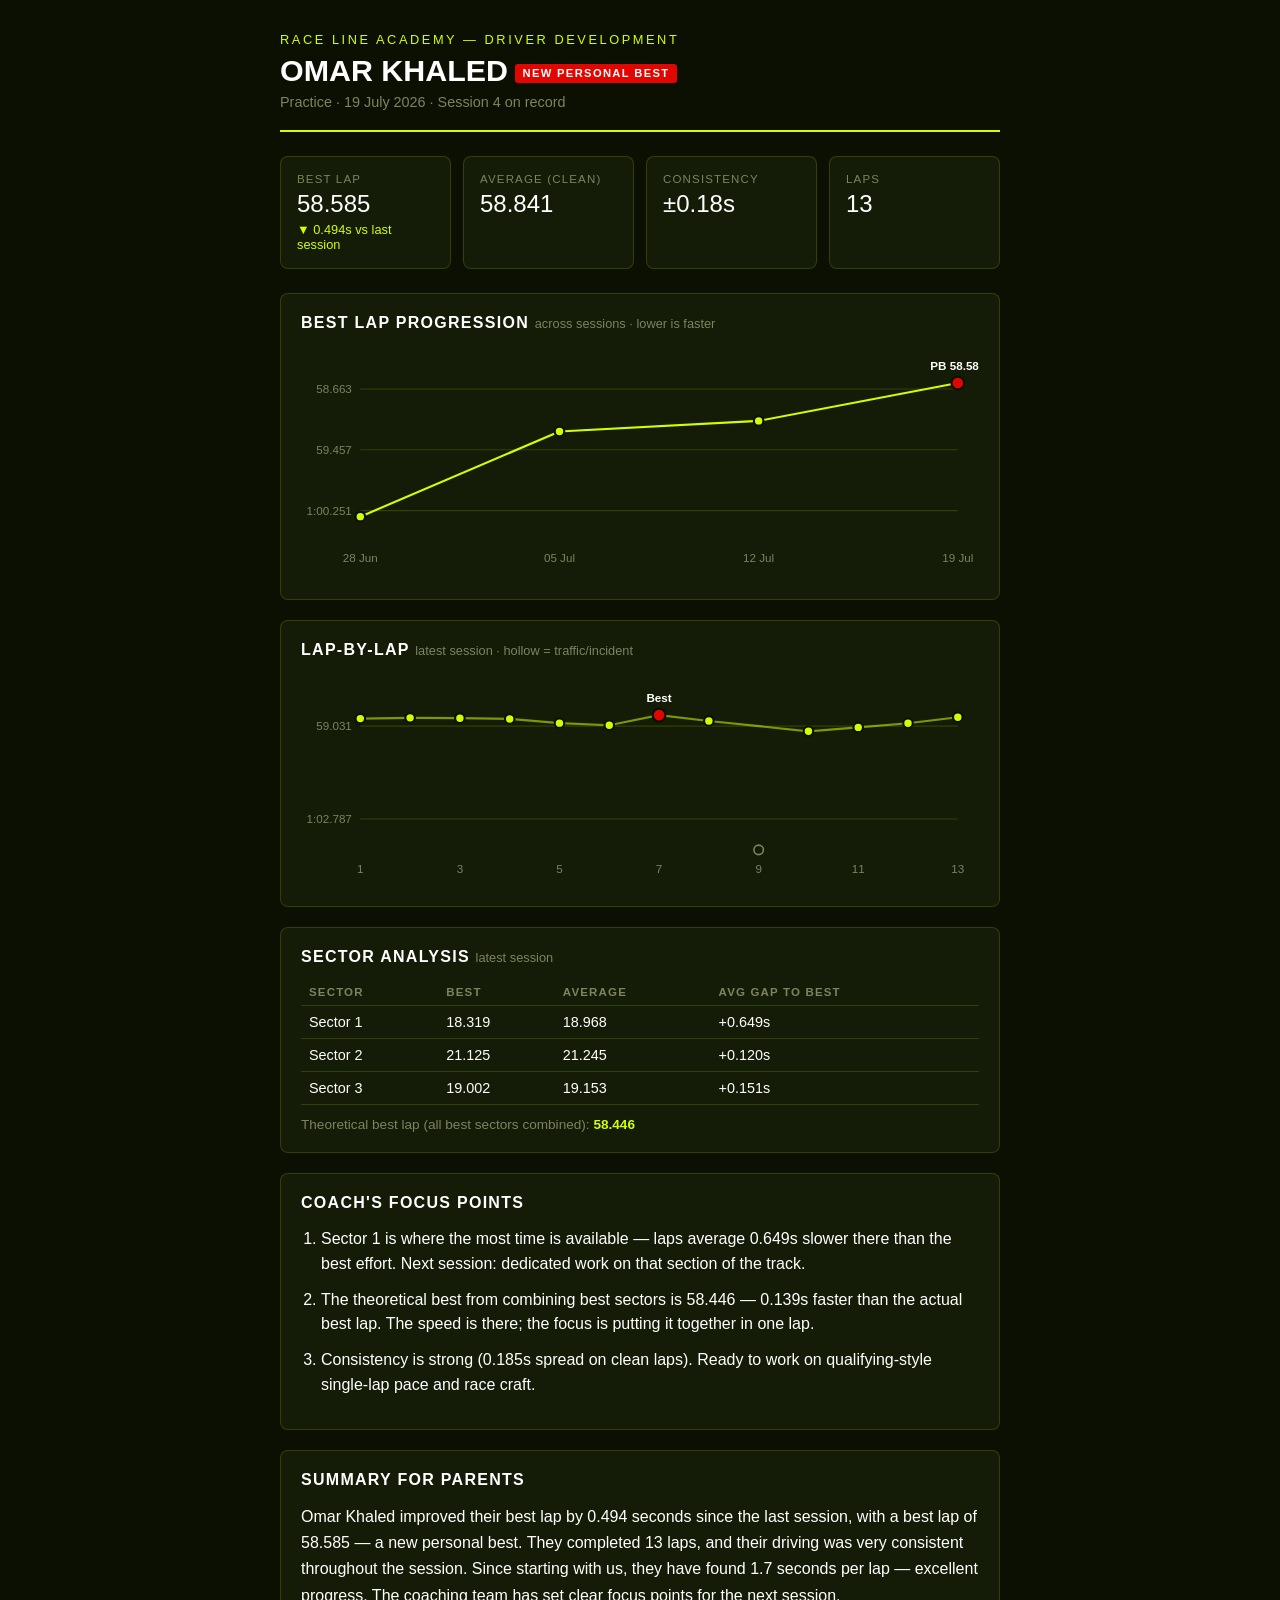
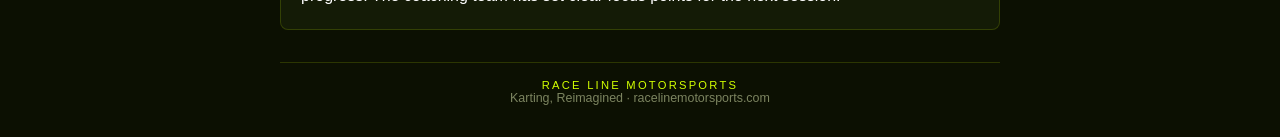
<file: academy-os/driver-reports/reports/Omar_Khaled_2026-07-19.html>
<!DOCTYPE html>
<html lang="en"><head><meta charset="utf-8">
<meta name="viewport" content="width=device-width, initial-scale=1">
<title>Omar Khaled — Driver Progress Report</title>
<style>
  :root { color-scheme: dark; }
  * { margin: 0; padding: 0; box-sizing: border-box; }
  body { background: #0C1002; color: #FFFFFF;
         font-family: "Inter", -apple-system, sans-serif; padding: 2rem 1.25rem; }
  .wrap { max-width: 720px; margin: 0 auto; }
  header { border-bottom: 2px solid #D2FF00; padding-bottom: 1.25rem; margin-bottom: 1.5rem; }
  .brand { font-family: "Archivo Black", "Arial Black", sans-serif; font-size: .8rem;
            letter-spacing: .2em; color: #D2FF00; text-transform: uppercase; }
  h1 { font-family: "Archivo Black", "Arial Black", sans-serif; font-size: 1.9rem;
        margin-top: .4rem; text-transform: uppercase; }
  .meta { color: #7C8460; margin-top: .35rem; font-size: .9rem; }
  .badge { display: inline-block; background: #E10600; color: #FFFFFF; font-weight: 700;
            font-size: .7rem; letter-spacing: .12em; padding: .3em .7em;
            border-radius: 3px; margin-left: .6em; vertical-align: middle; }
  .tiles { display: grid; grid-template-columns: repeat(auto-fit, minmax(140px, 1fr));
            gap: .75rem; margin-bottom: 1.5rem; }
  .tile { background: #141B06; border: 1px solid rgba(210, 255, 0, 0.16); border-radius: 8px;
           padding: 1rem; }
  .tile .label { color: #7C8460; font-size: .72rem; text-transform: uppercase;
                  letter-spacing: .1em; }
  .tile .value { font-family: "Archivo Black", "Arial Black", sans-serif;
                  font-size: 1.5rem; margin-top: .3rem; }
  .delta { font-size: .8rem; display: block; margin-top: .25rem; }
  .delta.good { color: #D2FF00; } .delta.flat { color: #7C8460; }
  .card { background: #141B06; border: 1px solid rgba(210, 255, 0, 0.16); border-radius: 8px;
           padding: 1.25rem; margin-bottom: 1.25rem; }
  h2 { font-size: 1rem; text-transform: uppercase; letter-spacing: .08em;
        margin-bottom: .9rem; }
  h2 .sub { color: #7C8460; font-weight: 400; text-transform: none;
             letter-spacing: 0; font-size: .8rem; }
  svg { width: 100%; height: auto; display: block; }
  .axis { fill: #7C8460; font-size: 11px; font-family: "Inter", sans-serif; }
  .pb-label { fill: #FFFFFF; font-size: 11px; font-weight: 700;
               font-family: "Inter", sans-serif; }
  table { width: 100%; border-collapse: collapse; font-size: .9rem; }
  th { text-align: left; color: #7C8460; font-size: .72rem; text-transform: uppercase;
        letter-spacing: .1em; padding: .4rem .5rem; border-bottom: 1px solid rgba(210, 255, 0, 0.16); }
  td { padding: .5rem; border-bottom: 1px solid rgba(210, 255, 0, 0.16); }
  .note { color: #7C8460; font-size: .85rem; margin-top: .8rem; }
  .note strong { color: #D2FF00; }
  ol { padding-left: 1.25rem; } ol li { margin-bottom: .7rem; line-height: 1.55; }
  .summary p { line-height: 1.65; }
  footer { color: #7C8460; font-size: .78rem; text-align: center;
            margin-top: 2rem; border-top: 1px solid rgba(210, 255, 0, 0.16); padding-top: 1rem; }
  footer .brand { font-size: .7rem; }
</style></head><body><div class="wrap">
<header>
  <div class="brand">Race Line Academy — Driver Development</div>
  <h1>Omar Khaled<span class="badge">NEW PERSONAL BEST</span></h1>
  <div class="meta">Practice · 19 July 2026
    · Session 4 on record</div>
</header>

<div class="tiles">
  <div class="tile"><div class="label">Best lap</div>
    <div class="value">58.585</div><span class="delta good">▼ 0.494s vs last session</span></div>
  <div class="tile"><div class="label">Average (clean)</div>
    <div class="value">58.841</div></div>
  <div class="tile"><div class="label">Consistency</div>
    <div class="value">±0.18s</div></div>
  <div class="tile"><div class="label">Laps</div>
    <div class="value">13</div></div>
</div>

<div class="card">
  <h2>Best lap progression <span class="sub">across sessions · lower is faster</span></h2>
  <svg viewBox="0 0 640 220" role="img" aria-label="Best lap time per session"><line x1="56" y1="40.6" x2="620" y2="40.6" stroke="rgba(210, 255, 0, 0.16)" stroke-width="1"/><text x="48" y="44.6" text-anchor="end" class="axis">58.663</text><line x1="56" y1="98.0" x2="620" y2="98.0" stroke="rgba(210, 255, 0, 0.16)" stroke-width="1"/><text x="48" y="102.0" text-anchor="end" class="axis">59.457</text><line x1="56" y1="155.4" x2="620" y2="155.4" stroke="rgba(210, 255, 0, 0.16)" stroke-width="1"/><text x="48" y="159.4" text-anchor="end" class="axis">1:00.251</text><path d="M 56.0 161.1 L 244.0 80.7 L 432.0 70.7 L 620.0 34.9" fill="none" stroke="#D2FF00" stroke-width="2" stroke-linejoin="round"/><circle cx="56.0" cy="161.1" r="4.5" fill="#D2FF00" stroke="#0C1002" stroke-width="2"><title>28 Jun: 1:00.329</title></circle><text x="56.0" y="204" text-anchor="middle" class="axis">28 Jun</text><circle cx="244.0" cy="80.7" r="4.5" fill="#D2FF00" stroke="#0C1002" stroke-width="2"><title>05 Jul: 59.218</title></circle><text x="244.0" y="204" text-anchor="middle" class="axis">05 Jul</text><circle cx="432.0" cy="70.7" r="4.5" fill="#D2FF00" stroke="#0C1002" stroke-width="2"><title>12 Jul: 59.079</title></circle><text x="432.0" y="204" text-anchor="middle" class="axis">12 Jul</text><circle cx="620.0" cy="34.9" r="6" fill="#E10600" stroke="#0C1002" stroke-width="2"><title>19 Jul: 58.585</title></circle><text x="620.0" y="22.9" text-anchor="middle" class="pb-label">PB 58.585</text><text x="620.0" y="204" text-anchor="middle" class="axis">19 Jul</text></svg>
</div>

<div class="card">
  <h2>Lap-by-lap <span class="sub">latest session · hollow = traffic/incident</span></h2>
  <svg viewBox="0 0 640 200" role="img" aria-label="Lap times, latest session"><line x1="56" y1="49.2" x2="620" y2="49.2" stroke="rgba(210, 255, 0, 0.16)" stroke-width="1"/><text x="48" y="53.2" text-anchor="end" class="axis">59.031</text><line x1="56" y1="136.8" x2="620" y2="136.8" stroke="rgba(210, 255, 0, 0.16)" stroke-width="1"/><text x="48" y="140.8" text-anchor="end" class="axis">1:02.787</text><path d="M 56.0 42.1 L 103.0 41.4 L 150.0 41.7 L 197.0 42.4 L 244.0 46.4 L 291.0 48.4 L 338.0 38.8 L 385.0 44.3 L 479.0 54.1 L 526.0 50.4 L 573.0 46.5 L 620.0 40.8" fill="none" stroke="#D2FF00" stroke-width="2" stroke-opacity="0.55"/><circle cx="56.0" cy="42.1" r="4.5" fill="#D2FF00" stroke="#0C1002" stroke-width="2"><title>Lap 1: 58.727</title></circle><text x="56.0" y="188" text-anchor="middle" class="axis">1</text><circle cx="103.0" cy="41.4" r="4.5" fill="#D2FF00" stroke="#0C1002" stroke-width="2"><title>Lap 2: 58.696</title></circle><circle cx="150.0" cy="41.7" r="4.5" fill="#D2FF00" stroke="#0C1002" stroke-width="2"><title>Lap 3: 58.709</title></circle><text x="150.0" y="188" text-anchor="middle" class="axis">3</text><circle cx="197.0" cy="42.4" r="4.5" fill="#D2FF00" stroke="#0C1002" stroke-width="2"><title>Lap 4: 58.739</title></circle><circle cx="244.0" cy="46.4" r="4.5" fill="#D2FF00" stroke="#0C1002" stroke-width="2"><title>Lap 5: 58.911</title></circle><text x="244.0" y="188" text-anchor="middle" class="axis">5</text><circle cx="291.0" cy="48.4" r="4.5" fill="#D2FF00" stroke="#0C1002" stroke-width="2"><title>Lap 6: 58.998</title></circle><circle cx="338.0" cy="38.8" r="6" fill="#E10600" stroke="#0C1002" stroke-width="2"><title>Lap 7: 58.585</title></circle><text x="338.0" y="26.8" text-anchor="middle" class="pb-label">Best</text><text x="338.0" y="188" text-anchor="middle" class="axis">7</text><circle cx="385.0" cy="44.3" r="4.5" fill="#D2FF00" stroke="#0C1002" stroke-width="2"><title>Lap 8: 58.822</title></circle><circle cx="432.0" cy="166.0" r="4.5" fill="none" stroke="#7C8460" stroke-width="1.5"><title>Lap 9: 1:05.651 (traffic/incident — excluded)</title></circle><text x="432.0" y="188" text-anchor="middle" class="axis">9</text><circle cx="479.0" cy="54.1" r="4.5" fill="#D2FF00" stroke="#0C1002" stroke-width="2"><title>Lap 10: 59.240</title></circle><circle cx="526.0" cy="50.4" r="4.5" fill="#D2FF00" stroke="#0C1002" stroke-width="2"><title>Lap 11: 59.084</title></circle><text x="526.0" y="188" text-anchor="middle" class="axis">11</text><circle cx="573.0" cy="46.5" r="4.5" fill="#D2FF00" stroke="#0C1002" stroke-width="2"><title>Lap 12: 58.915</title></circle><circle cx="620.0" cy="40.8" r="4.5" fill="#D2FF00" stroke="#0C1002" stroke-width="2"><title>Lap 13: 58.670</title></circle><text x="620.0" y="188" text-anchor="middle" class="axis">13</text></svg>
</div>


    <div class="card">
      <h2>Sector analysis <span class="sub">latest session</span></h2>
      <table>
        <thead><tr><th>Sector</th><th>Best</th><th>Average</th><th>Avg gap to best</th></tr></thead>
        <tbody><tr><td>Sector 1</td><td>18.319</td><td>18.968</td><td>+0.649s</td></tr><tr><td>Sector 2</td><td>21.125</td><td>21.245</td><td>+0.120s</td></tr><tr><td>Sector 3</td><td>19.002</td><td>19.153</td><td>+0.151s</td></tr></tbody>
      </table>
      <p class="note">Theoretical best lap (all best sectors combined):
        <strong>58.446</strong></p>
    </div>

<div class="card">
  <h2>Coach's focus points</h2>
  <ol><li>Sector 1 is where the most time is available — laps average 0.649s slower there than the best effort. Next session: dedicated work on that section of the track.</li><li>The theoretical best from combining best sectors is 58.446 — 0.139s faster than the actual best lap. The speed is there; the focus is putting it together in one lap.</li><li>Consistency is strong (0.185s spread on clean laps). Ready to work on qualifying-style single-lap pace and race craft.</li></ol>
</div>

<div class="card summary">
  <h2>Summary for parents</h2>
  <p>Omar Khaled improved their best lap by 0.494 seconds since the last session, with a best lap of 58.585 — a new personal best. They completed 13 laps, and their driving was very consistent throughout the session. Since starting with us, they have found 1.7 seconds per lap — excellent progress. The coaching team has set clear focus points for the next session.</p>
</div>

<footer>
  <div class="brand">Race Line Motorsports</div>
  <div>Karting, Reimagined · racelinemotorsports.com</div>
</footer>
</div></body></html>
</file>
